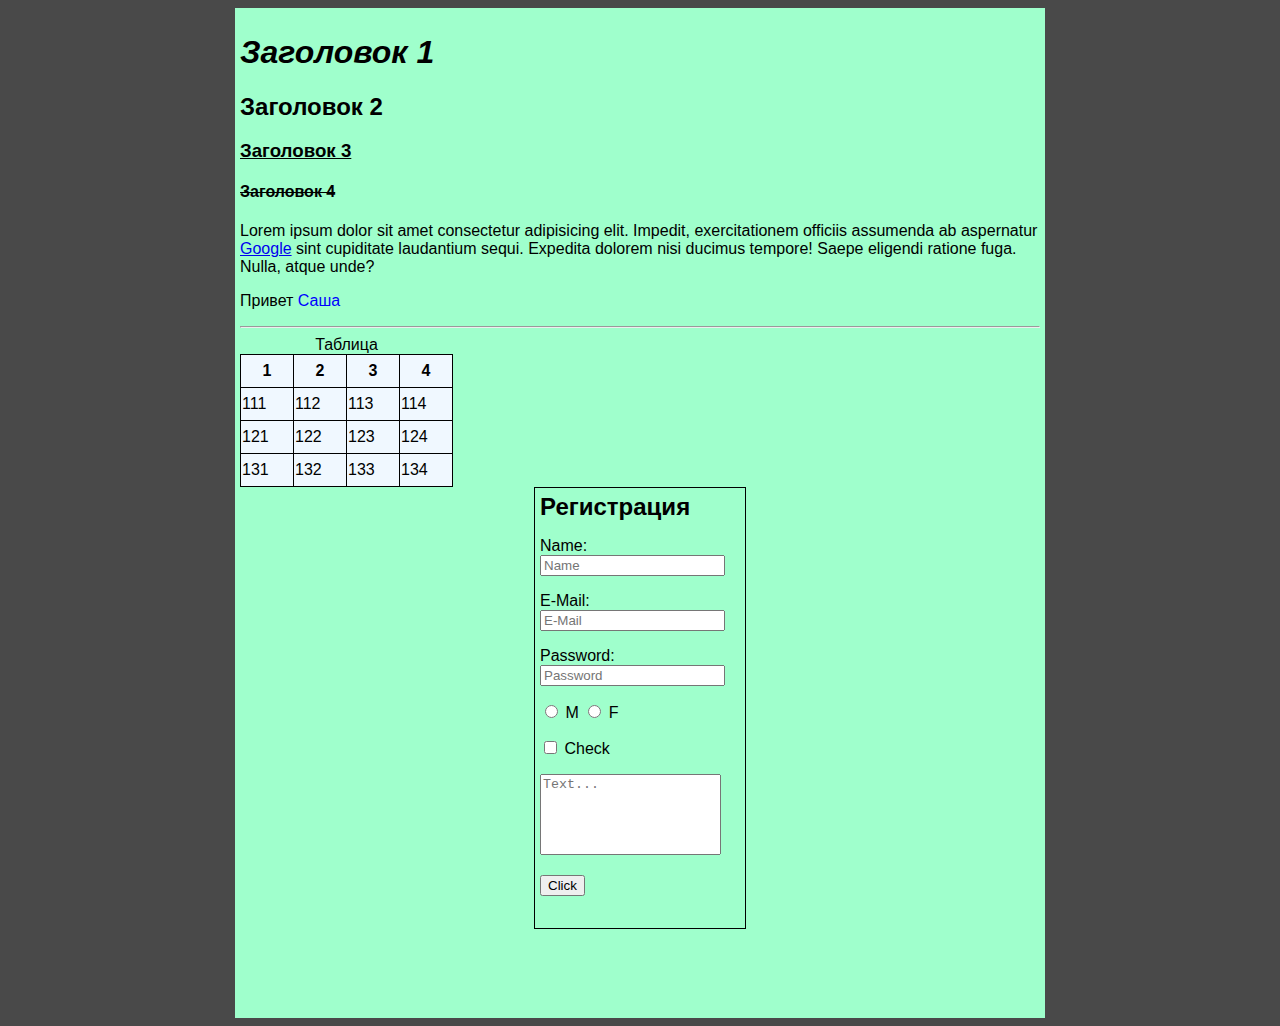
<file: index.html>
<!DOCTYPE html>
<html lang="ru">

<head>
    <meta charset="UTF-8">
    <meta http-equiv="X-UA-Compatible" content="IE=edge">
    <meta name="viewport" content="width=device-width, initial-scale=1.0">
    <title>Document</title>
    <meta name="description" content="Описание" />
    <link rel="stylesheet" href="css/style.css">
</head>

<body>
    <!--<script src="js/script.js"></script>-->
    <div>
        <h1>Заголовок 1</h1>
        <h2>Заголовок 2</h2>
        <h3>Заголовок 3</h3>
        <h4>Заголовок 4</h4>
        <p>Lorem ipsum dolor sit amet consectetur adipisicing elit.
            Impedit, exercitationem officiis assumenda ab aspernatur <a href="https://www.google.com/"
                target="_blank">Google</a>
            sint cupiditate laudantium sequi. Expedita dolorem nisi
            ducimus tempore! Saepe eligendi ratione fuga. Nulla, atque unde?
        </p>
        <p>Привет <span>Саша</span></p>
        <hr>
        <table>
            <caption>Таблица</caption>
            <tr>
                <th>1</th>
                <th>2</th>
                <th>3</th>
                <th>4</th>
            </tr>
            <tr>
                <td>111</td>
                <td>112</td>
                <td>113</td>
                <td>114</td>
            </tr>
            <tr>
                <td>121</td>
                <td>122</td>
                <td>123</td>
                <td>124</td>
            </tr>
            <tr>
                <td>131</td>
                <td>132</td>
                <td>133</td>
                <td>134</td>
            </tr>
        </table>
        <div class="Forma">
            <h2>Регистрация</h2>
            <form>
                <p>
                    <label>Name:</label>
                    <br>
                    <input name="name" placeholder="Name">
                </p>
                <p>
                    <label>E-Mail:</label>
                    <br>
                    <input name="email" type="email" placeholder="E-Mail">
                </p>
                <p>
                    <label>Password:</label>
                    <br>
                    <input name="pass" type="password" placeholder="Password">
                </p>
                <p>
                    <input name="gen" type="radio">
                    <label>M</label>
                    <input name="gen" type="radio">
                    <label>F</label>
                </p>
                <p>
                    <input name="check" type="checkbox">
                    <label>Check</label>
                </p>
                <p>
                    <textarea name="text" cols="20" rows="5" placeholder="Text..."></textarea>
                </p>
                <p>
                    <input name="button" type="submit" value="Click">
                </p>
            </form>
        </div>
    </div>
</body>

</html>
</file>
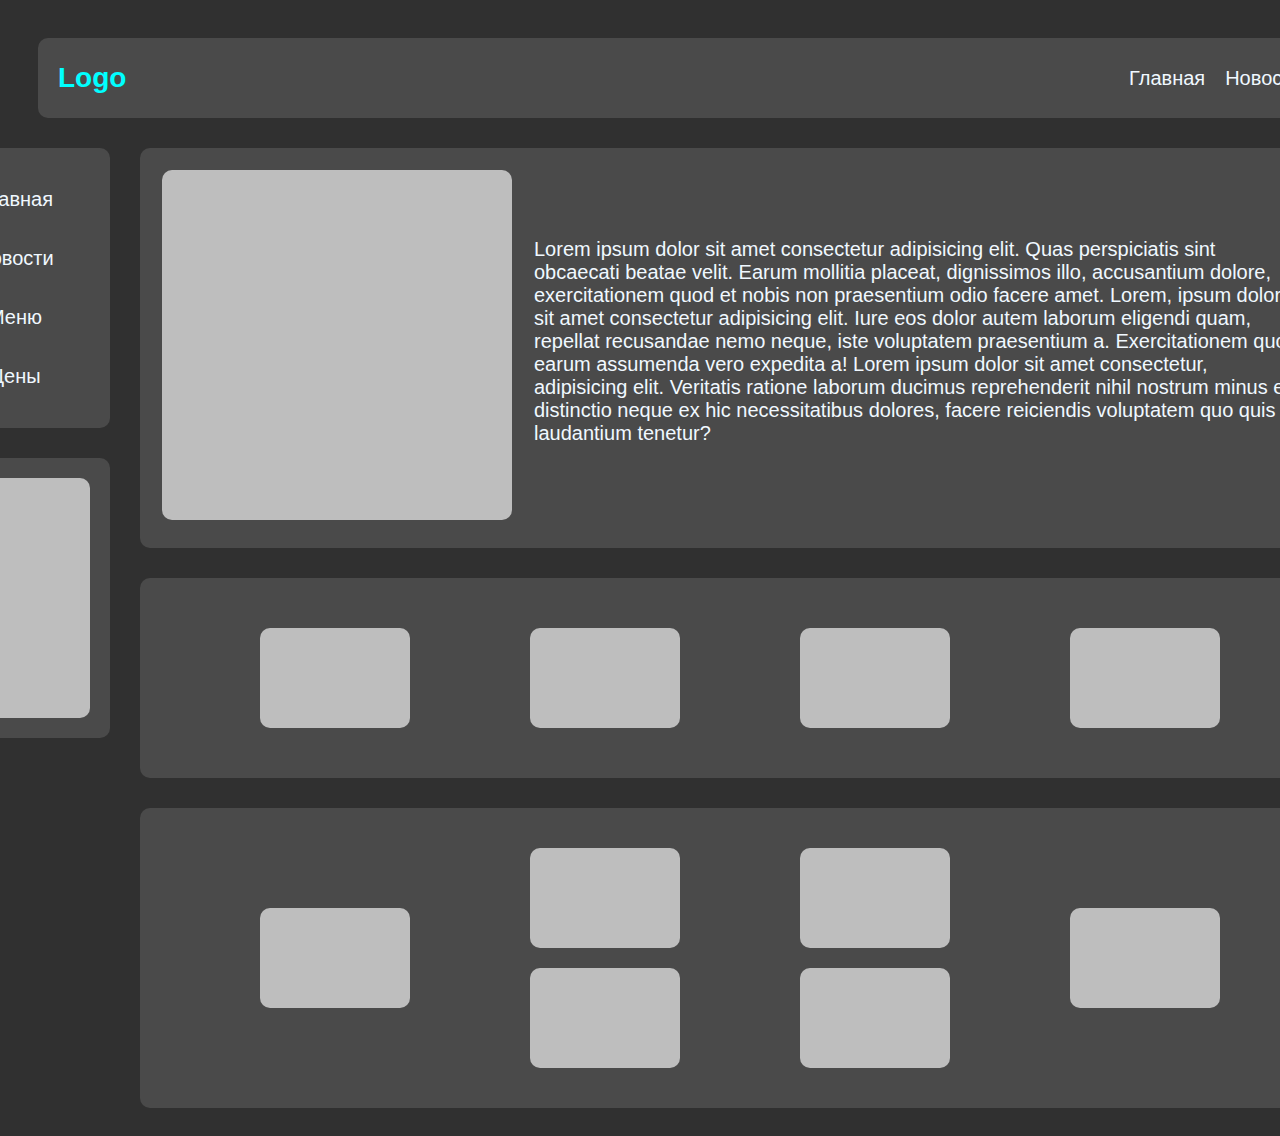
<file: 2/index.html>
<!DOCTYPE html>

<html lang="ru">
<head>
    <meta charset="UTF-8">
    <meta http-equiv="X-UA-Compatible" content="IE=edge">
    <meta name="viewport" content="width=device-width, initial-scale=1.0">
    <title>Site</title>
    <meta name="description" content="Описание" />
    <link rel="stylesheet" href="css/style.css">
</head>
<body>
    <div class="container">
        <header>
            <span class="logo">Logo</span>
            <nav>
                <ul class="head_nav">
                    <li>Главная</li>
                    <li>Новости</li>
                    <li>Меню</li>
                    <li>Цены</li>
                </ul>
            </nav>
        </header>
        <main>
            <aside>
                <nav class="aside">
                    <ul class="aside_nav">
                        <li>Главная</li>
                        <li>Новости</li>
                        <li>Меню</li>
                        <li>Цены</li>
                    </ul>
                </nav>
                <nav class="aside">
                    <div class="pic_1"></div>
                </nav>
            </aside>
            <article>
                <section class="block_1">
                    <div class="pic_2"></div>
                    <div class="text">
                        <p>Lorem ipsum dolor sit amet consectetur adipisicing elit.
                            Quas perspiciatis sint obcaecati beatae velit. Earum mollitia placeat,
                            dignissimos illo, accusantium dolore, exercitationem quod et nobis non
                            praesentium odio facere amet. Lorem, ipsum dolor sit amet consectetur
                            adipisicing elit. Iure eos dolor autem laborum eligendi quam, repellat
                            recusandae nemo neque, iste voluptatem praesentium a. Exercitationem
                            quo earum assumenda vero expedita a! Lorem ipsum dolor sit amet consectetur,
                            adipisicing elit. Veritatis ratione laborum ducimus reprehenderit nihil
                            nostrum minus est distinctio neque ex hic necessitatibus dolores, facere
                            reiciendis voluptatem quo quis laudantium tenetur?</p>
                    </div>
                </section>
                <section class="block_2">
                    <div class="pic_3"></div>
                    <div class="pic_3"></div>
                    <div class="pic_3"></div>
                    <div class="pic_3"></div>
                </section>
                <section class="block_3">
                    <div class="pic_3"></div>
                    <div class="pic_3_wrap">
                        <div class="pic_3"></div>
                        <div class="pic_3"></div>
                        <div class="pic_3"></div>
                        <div class="pic_3"></div>
                    </div>
                    <div class="pic_3"></div>
                </section>
            </article>
        </main>
    </div>
</body>
</html>
</file>
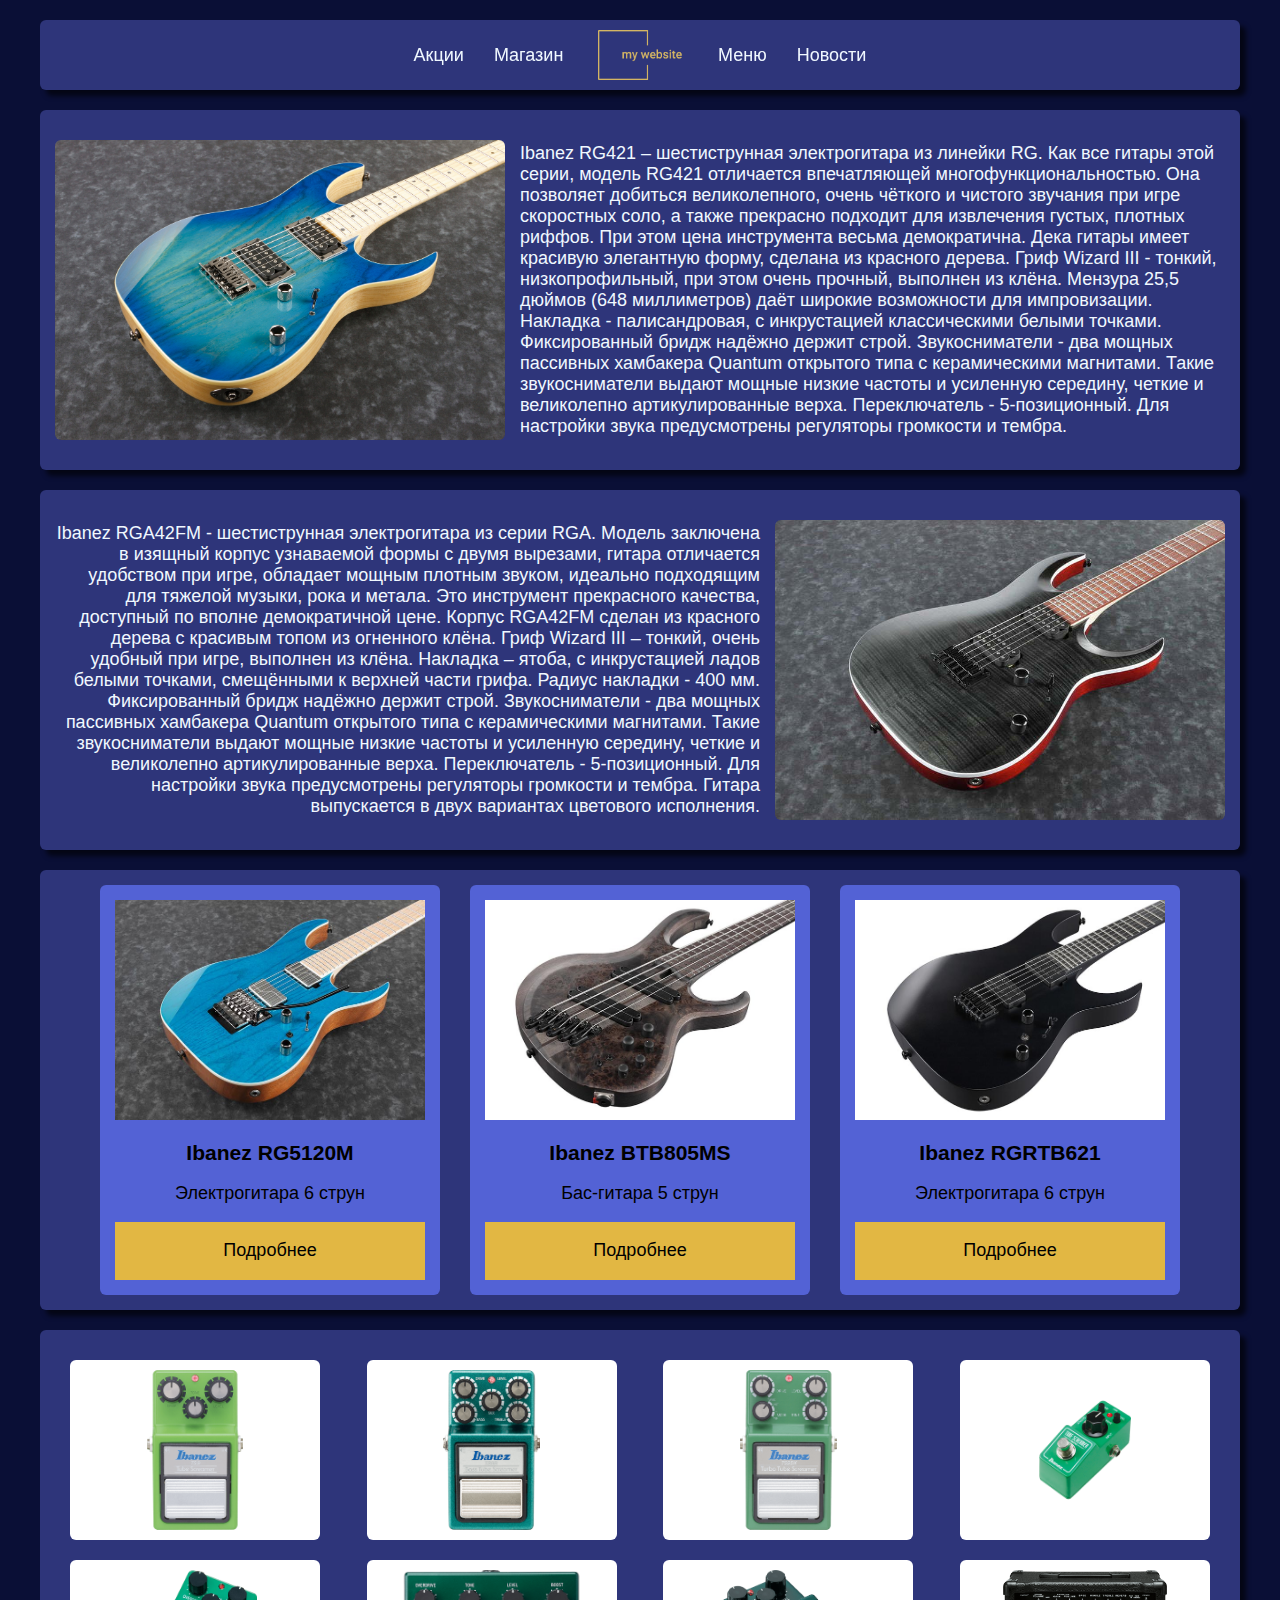
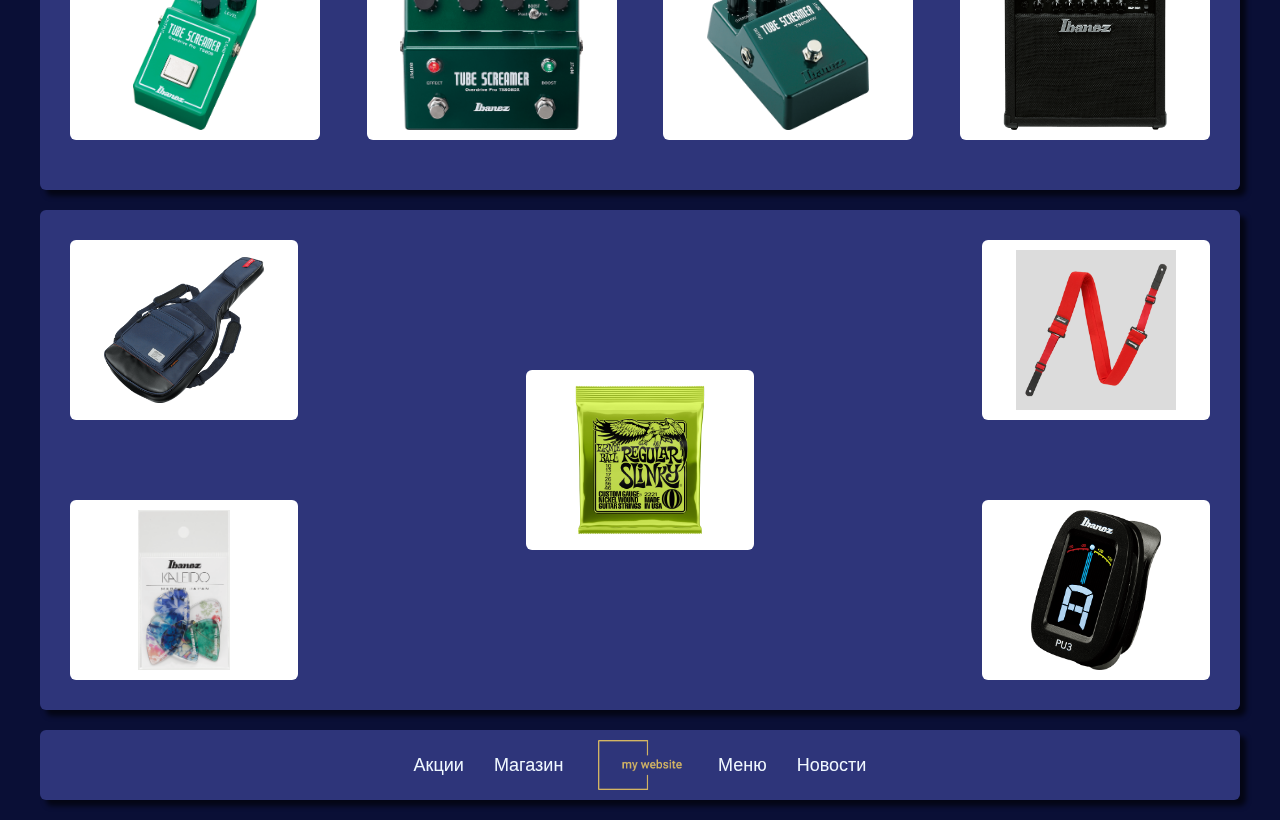
<file: 3/index.html>
<!DOCTYPE html>

<html lang="ru">

<head>
    <meta charset="UTF-8">
    <meta http-equiv="X-UA-Compatible" content="IE=edge">
    <meta name="viewport" content="width=device-width, initial-scale=1.0">
    <title>Site</title>
    <meta name="description" content="Описание" />
    <link rel="stylesheet" href="css/style.css">
</head>

<body>
    <div class="container">
        <header class="bg header">
            <nav class="header_nav">
                <a class="header_nav_item" href="">Акции</a>
                <a class="header_nav_item" href="">Магазин</a>
                <img class="header_nav_item header_logo" src="img/logo.png" alt="Logo"></img>
                <a class="header_nav_item" href="">Меню</a>
                <a class="header_nav_item" href="">Новости</a>
            </nav>
        </header>
        <main>
            <section class="info">
                <div class="bg info_item info_one">
                    <img class="info_img" src="img/RG421AHM.jpg" alt="Image"></img>
                    <p class="info_text-one">
                        Ibanez RG421 – шестиструнная электрогитара из линейки RG. Как все гитары этой серии, модель
                        RG421 отличается
                        впечатляющей многофункциональностью. Она позволяет добиться великолепного, очень чёткого и
                        чистого звучания при игре
                        скоростных соло, а также прекрасно подходит для извлечения густых, плотных риффов. При этом цена
                        инструмента весьма
                        демократична. Дека гитары имеет красивую элегантную форму, сделана из красного дерева. Гриф
                        Wizard III - тонкий,
                        низкопрофильный, при этом очень прочный, выполнен из клёна. Мензура 25,5 дюймов (648
                        миллиметров) даёт широкие
                        возможности для импровизации. Накладка - палисандровая, с инкрустацией классическими белыми
                        точками. Фиксированный бридж
                        надёжно держит строй. Звукосниматели - два мощных пассивных хамбакера Quantum открытого типа c
                        керамическими магнитами.
                        Такие звукосниматели выдают мощные низкие частоты и усиленную середину, четкие и великолепно
                        артикулированные верха.
                        Переключатель - 5-позиционный. Для настройки звука предусмотрены регуляторы громкости и тембра.
                    </p>
                </div>
                <div class="bg info_item info_two">
                    <img class="info_img" src="img/rga42fm.jpg" alt="Image"></img>
                    <p class="info_text-two">
                        Ibanez RGA42FM - шестиструнная электрогитара из серии RGA. Модель заключена в изящный корпус
                        узнаваемой формы с
                        двумя вырезами, гитара отличается удобством при игре, обладает мощным плотным звуком, идеально
                        подходящим для тяжелой
                        музыки, рока и метала. Это инструмент прекрасного качества, доступный по вполне демократичной
                        цене. Корпус RGA42FM
                        сделан из красного дерева с красивым топом из огненного клёна. Гриф Wizard III – тонкий, очень
                        удобный при игре,
                        выполнен из клёна. Накладка – ятоба, с инкрустацией ладов белыми точками, смещёнными к верхней
                        части грифа. Радиус
                        накладки - 400 мм. Фиксированный бридж надёжно держит строй. Звукосниматели - два мощных
                        пассивных хамбакера Quantum
                        открытого типа c керамическими магнитами. Такие звукосниматели выдают мощные низкие частоты и
                        усиленную середину, четкие
                        и великолепно артикулированные верха. Переключатель - 5-позиционный. Для настройки звука
                        предусмотрены регуляторы
                        громкости и тембра. Гитара выпускается в двух вариантах цветового исполнения.
                    </p>
                </div>
            </section>
            <section class="bg price">
                <div class="price_item">
                    <img class="price_img" src="img/RG5120M.jpg"></img>
                    <h3 class="price_title">Ibanez RG5120M</h3>
                    <p class="price_text">Электрогитара 6 струн</p>
                    <a href="#" class="price_btn">Подробнее</a>
                </div>
                <div class="price_item">
                    <img class="price_img" src="img/BTB805MS.jpg"></img>
                    <h3 class="price_title">Ibanez BTB805MS</h3>
                    <p class="price_text">Бас-гитара 5 струн</p>
                    <a href="#" class="price_btn">Подробнее</a>
                </div>
                <div class="price_item">
                    <img class="price_img" src="img/RGRTB621.jpg"></img>
                    <h3 class="price_title">Ibanez RGRTB621</h3>
                    <p class="price_text">Электрогитара 6 струн</p>
                    <a href="#" class="price_btn">Подробнее</a>
                </div>
            </section>
            <section class="bg cart">
                <div class="cart_item"><img class="cart_item_img" src="img/TS9.png"></img></div>
                <div class="cart_item"><img class="cart_item_img" src="img/TS9B.png"></img></div>
                <div class="cart_item"><img class="cart_item_img" src="img/TS9DX.png"></img></div>
                <div class="cart_item"><img class="cart_item_img" src="img/TSMINI.png"></img></div>
                <div class="cart_item"><img class="cart_item_img" src="img/TS808.png"></img></div>
                <div class="cart_item"><img class="cart_item_img" src="img/TS808DX.png"></img></div>
                <div class="cart_item"><img class="cart_item_img" src="img/TS808HW.png"></img></div>
                <div class="cart_item"><img class="cart_item_img" src="img/IBZ15GR.png"></img></div>
            </section>
            <section class="bg section_display">
                <div class="one cart_item"><img class="cart_item_img" src="img/IGB561.png"></img></div>
                <div class="two cart_item"><img class="cart_item_img" src="img/strap.png"></img></div>
                <div class="three cart_item"><img class="cart_item_img" src="img/PCP14H.png"></img></div>
                <div class="four cart_item"><img class="cart_item_img" src="img/PU3.png"></img></div>
                <div class="five cart_item"><img class="cart_item_img" src="img/P02221.png"></img></div>
            </section>
            <footer class="bg header">
                <nav class="header_nav">
                    <a class="header_nav_item" href="">Акции</a>
                    <a class="header_nav_item" href="">Магазин</a>
                    <img class="header_nav_item header_logo" src="img/logo.png" alt="Logo"></img>
                    <a class="header_nav_item" href="">Меню</a>
                    <a class="header_nav_item" href="">Новости</a>
                </nav>
            </footer>
        </main>
    </div>
</body>

</html>
</file>
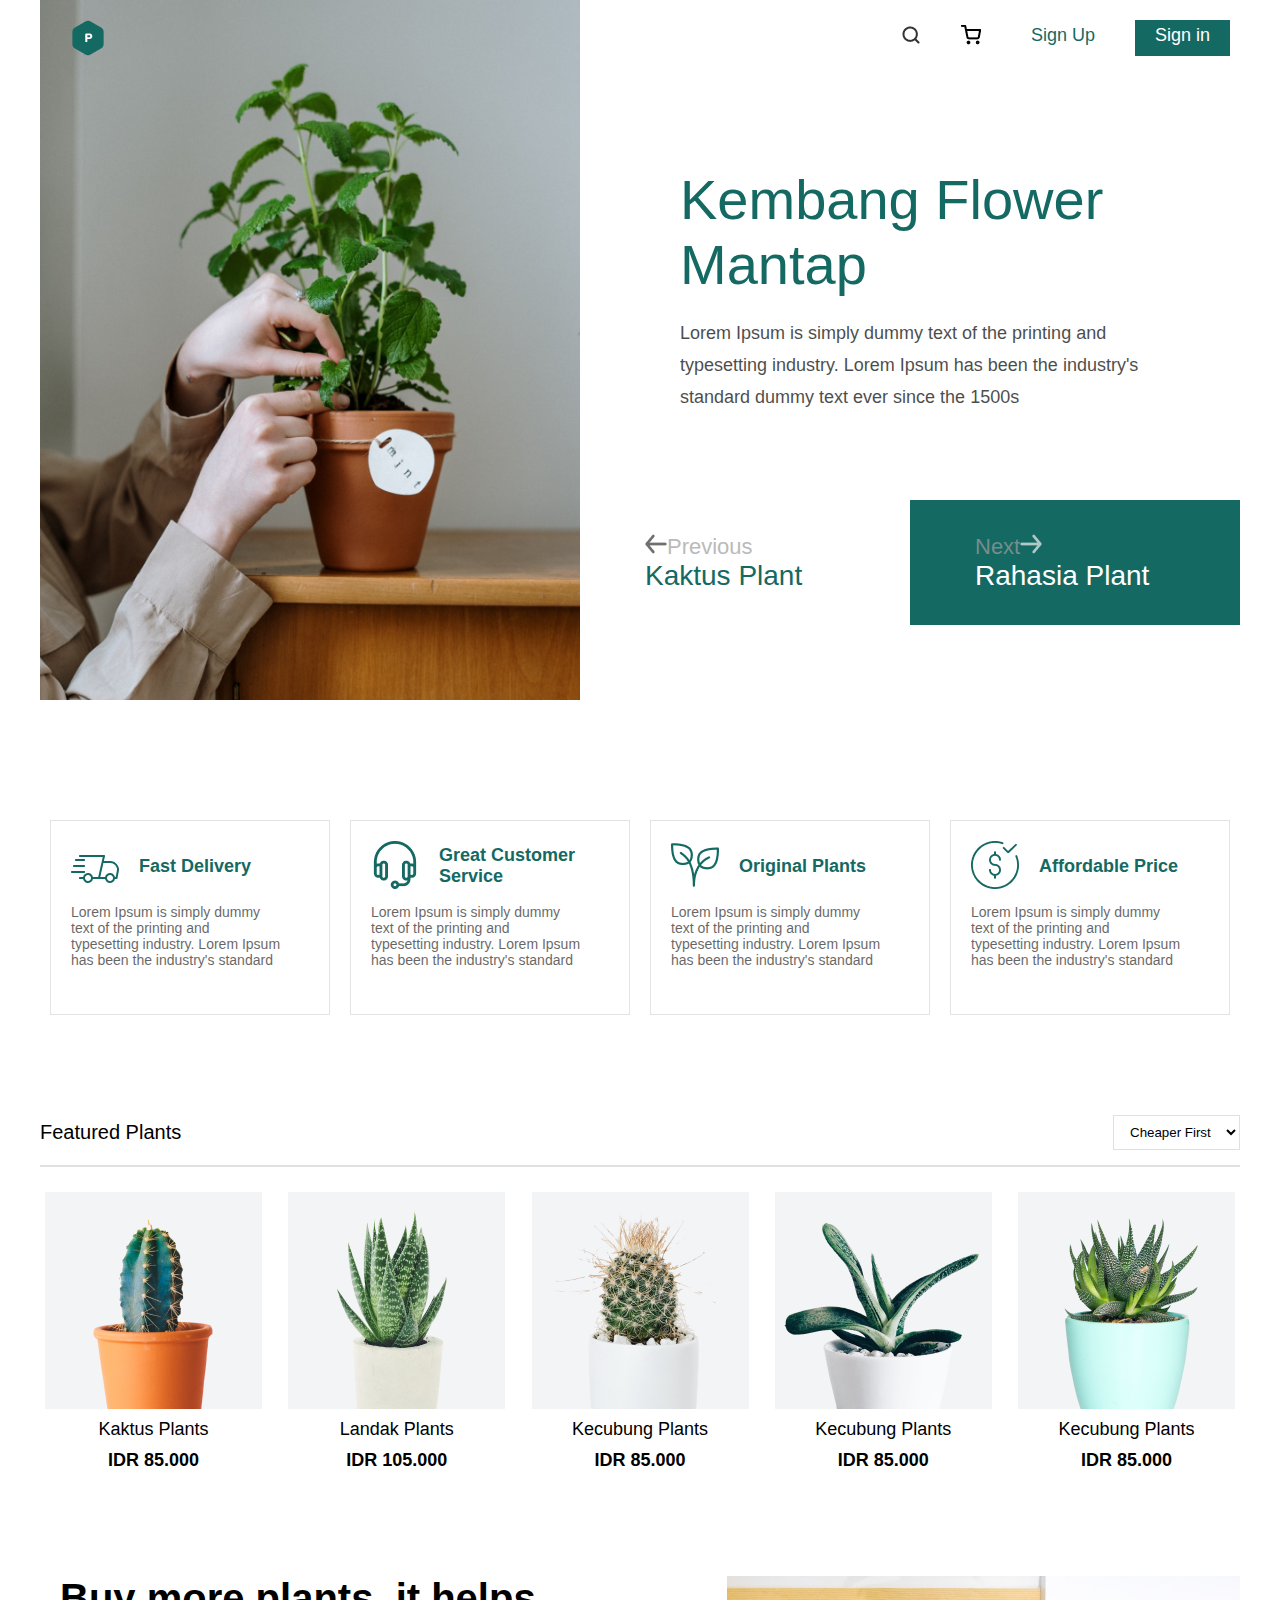
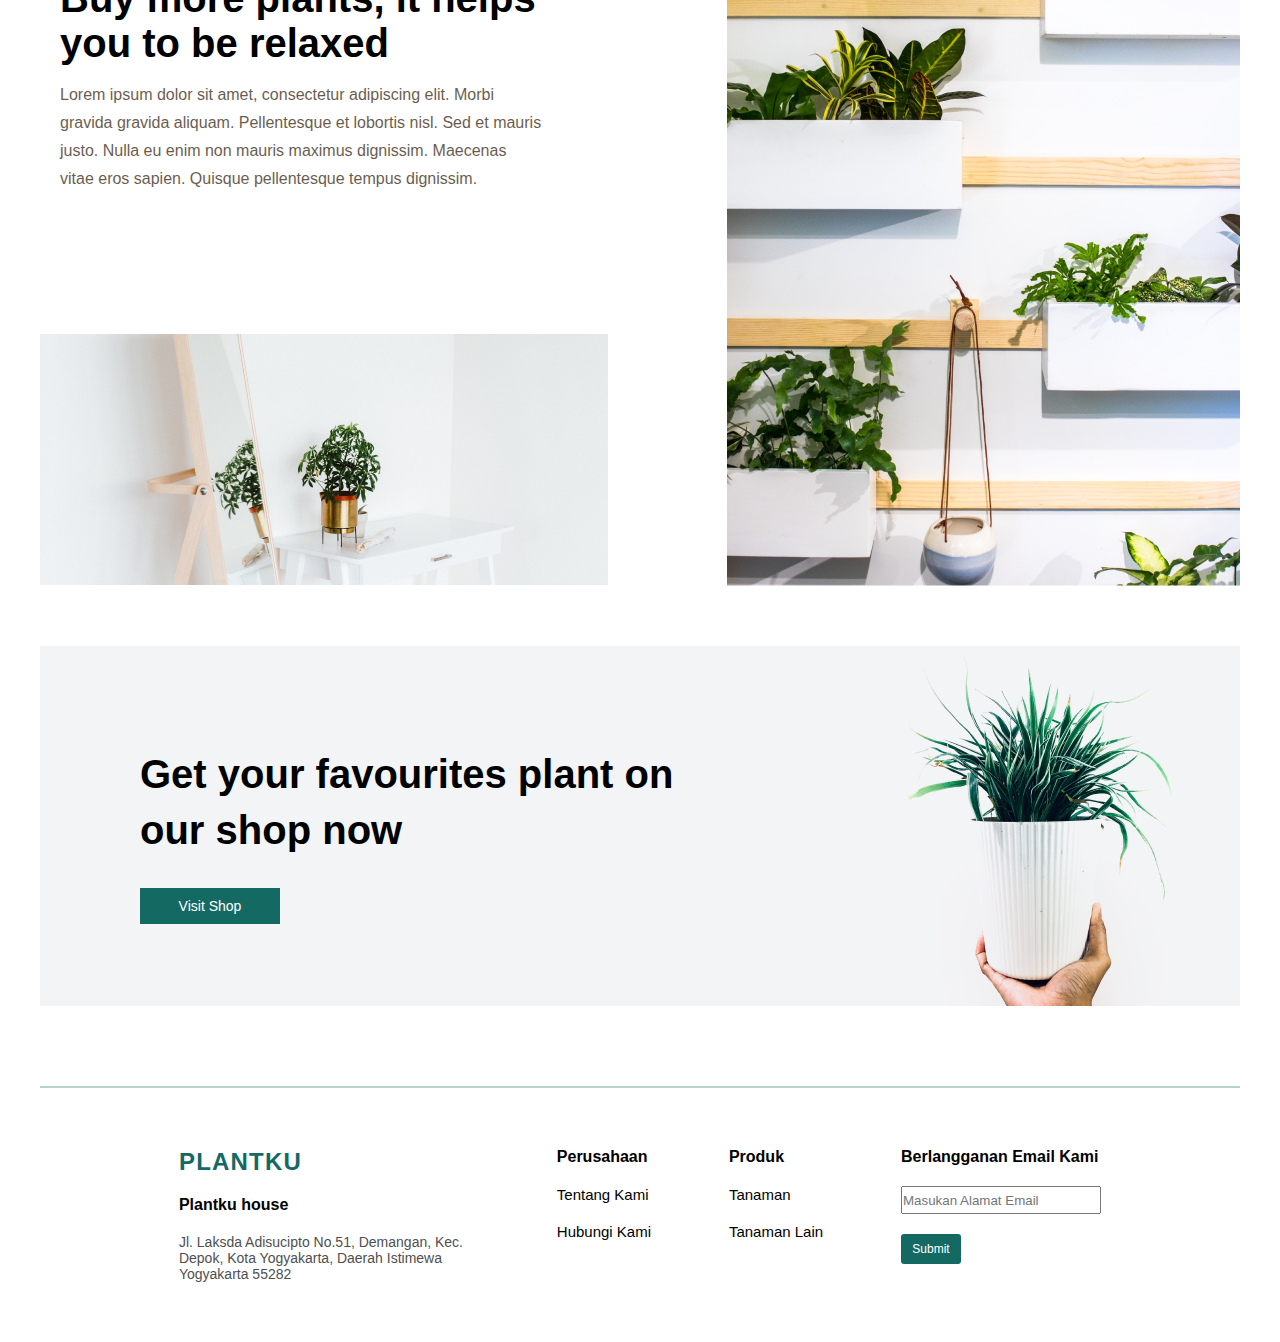
<file: 4/index.html>
<!DOCTYPE html>

<html lang="ru">

<head>
    <meta charset="UTF-8">
    <meta http-equiv="X-UA-Compatible" content="IE=edge">
    <meta name="viewport" content="width=device-width, initial-scale=1.0">
    <title>Site</title>
    <meta name="description" content="Описание" />
    <link rel="stylesheet" href="css/style.css">
</head>

<body>
    <div class="container">
        <div class="main">
            <header class="nav">
                <img class="nav_el logo" src="img/Group 5.png"></img>
                <nav class="nav_el_right">
                    <img class="nav_el search" src="img/search 1.png"></img>
                    <img class="nav_el cart" src="img/shopping-cart 1.png"></img>
                    <div class="nav_el signup">Sign Up</div>
                    <div class="nav_el signin">Sign in</div>
                </nav>
            </header>
            <img class="big_img" src="img/pexels-cottonbro-4503751 1(3).png">
            <div class="right_side">
                <div class="info">
                    <h2 class="info_title">Kembang Flower Mantap</h2>
                    <p class="info_text">Lorem Ipsum is simply dummy text of the printing
                        and typesetting industry. Lorem Ipsum has been the industry's
                        standard dummy text ever since the 1500s
                    </p>
                </div>
                <div class="right_buttons">
                    <div class="button prev">
                        <p><img src="img/Vector-1.png">Previous</p>
                        <h3>Kaktus Plant</h3>
                    </div>
                    <div class="button next">
                        <p>Next<img src="img/Vector.png"></p>
                        <h3>Rahasia Plant</h3>
                    </div>
                </div>
            </div>
        </div>
        <div class="inf_cards">
            <div class="card">
                <img src="img/fast 1.png">
                <h4>Fast Delivery</h4>
                <p>Lorem Ipsum is simply dummy text
                    of the printing and typesetting industry.
                    Lorem Ipsum has been the industry's
                    standard
                </p>
            </div>
            <div class="card">
                <img src="img/headphones 1.png">
                <h4>Great Customer Service</h4>
                <p>Lorem Ipsum is simply dummy text
                    of the printing and typesetting industry.
                    Lorem Ipsum has been the industry's
                    standard
                </p>
            </div>
            <div class="card">
                <img src="img/plant 1.png">
                <h4>Original Plants</h4>
                <p>Lorem Ipsum is simply dummy text
                    of the printing and typesetting industry.
                    Lorem Ipsum has been the industry's
                    standard
                </p>
            </div>
            <div class="card">
                <img src="img/dollar-symbol 1.png">
                <h4>Affordable Price</h4>
                <p>Lorem Ipsum is simply dummy text
                    of the printing and typesetting industry.
                    Lorem Ipsum has been the industry's
                    standard
                </p>
            </div>
        </div>
        <div class="plants_page">
            <div class="plants_page_head">
                <h4>Featured Plants</h4>
                <select name="select">
                    <option value="value1" selected>Cheaper First</option>
                </select>
            </div>
            <hr class="hr_1">
            <div class="plants_page_cards">
                <div class="plant_card">
                    <div class="plant_card_img">
                        <img src="img/annie-spratt-fbAnIjhrOL4-unsplash 1.png">
                    </div>
                    <p class="plant_card_title">Kaktus Plants</p>
                    <p class="plant_card_price">IDR 85.000</p>
                </div>
                <div class="plant_card">
                    <div class="plant_card_img">
                        <img src="img/stephanie-harvey-T0inbt7nRME-unsplash 1.png">
                    </div>
                    <p class="plant_card_title">Landak Plants</p>
                    <p class="plant_card_price">IDR 105.000</p>
                </div>
                <div class="plant_card">
                    <div class="plant_card_img">
                        <img src="img/stephanie-harvey-wDhLrN9FAAM-unsplash 1.png">
                    </div>
                    <p class="plant_card_title">Kecubung Plants</p>
                    <p class="plant_card_price">IDR 85.000</p>
                </div>
                <div class="plant_card">
                    <div class="plant_card_img">
                        <img src="img/stephanie-harvey-vHkj3fX9wCk-unsplash (1) 1.png">
                    </div>
                    <p class="plant_card_title">Kecubung Plants</p>
                    <p class="plant_card_price">IDR 85.000</p>
                </div>
                <div class="plant_card">
                    <div class="plant_card_img">
                        <img src="img/galina-n-miziNqvJx5M-unsplash 1.png">
                    </div>
                    <p class="plant_card_title">Kecubung Plants</p>
                    <p class="plant_card_price">IDR 85.000</p>
                </div>
            </div>
        </div>
        <div class="text_page">
            <div class="text_page_info">
                <h2 class="text_page_title">Buy more plants, it helps you to be relaxed</h2>
                <p class="text_page_text">Lorem ipsum dolor sit amet, consectetur adipiscing elit. Morbi gravida gravida
                    aliquam. Pellentesque et lobortis nisl. Sed et mauris justo. Nulla eu enim non mauris maximus
                    dignissim. Maecenas vitae eros sapien. Quisque pellentesque tempus dignissim.
                </p>
                <img class="img_2" src="img/liana-mikah-8tJxjQWTyNA-unsplash 1.png">
            </div>
            <img class="img_1" src="img/jason-leung-r5pPYI6lEpA-unsplash 1.png">
        </div>
        <div class="visit_adv">
            <div class="visit_adv_info">
                <h2 class="visit_adv_title">Get your favourites plant on our shop now</h2>
                <div class="visit_adv_btn">Visit Shop</div>
            </div>
            <div class="visit_adv_img">
                <img src="img/sanni-sahil-Y71kWrdt14k-unsplash 1.png">
            </div>
        </div>
        <hr class="hr_2">
        <div class="footer">
            <div class="footer_elements first">
                <h5>PLANTKU</h5>
                <h6>Plantku house</h6>
                <p>Jl. Laksda Adisucipto No.51, Demangan, Kec. Depok, Kota Yogyakarta, Daerah Istimewa Yogyakarta 55282
                </p>
            </div>
            <div class="footer_elements second">
                <h6>Perusahaan</h6>
                <p>Tentang Kami</p>
                <p>Hubungi Kami</p>
            </div>
            <div class="footer_elements second">
                <h6>Produk</h6>
                <p>Tanaman</p>
                <p>Tanaman Lain</p>
            </div>
            <div class="footer_elements third">
                <h6>Berlangganan Email Kami</h6>
                <form>
                    <input type="email" placeholder="Masukan Alamat Email">
                </form>
                <div class="third_btn">Submit</div>
            </div>
        </div>
    </div>
</body>

</html>
</file>
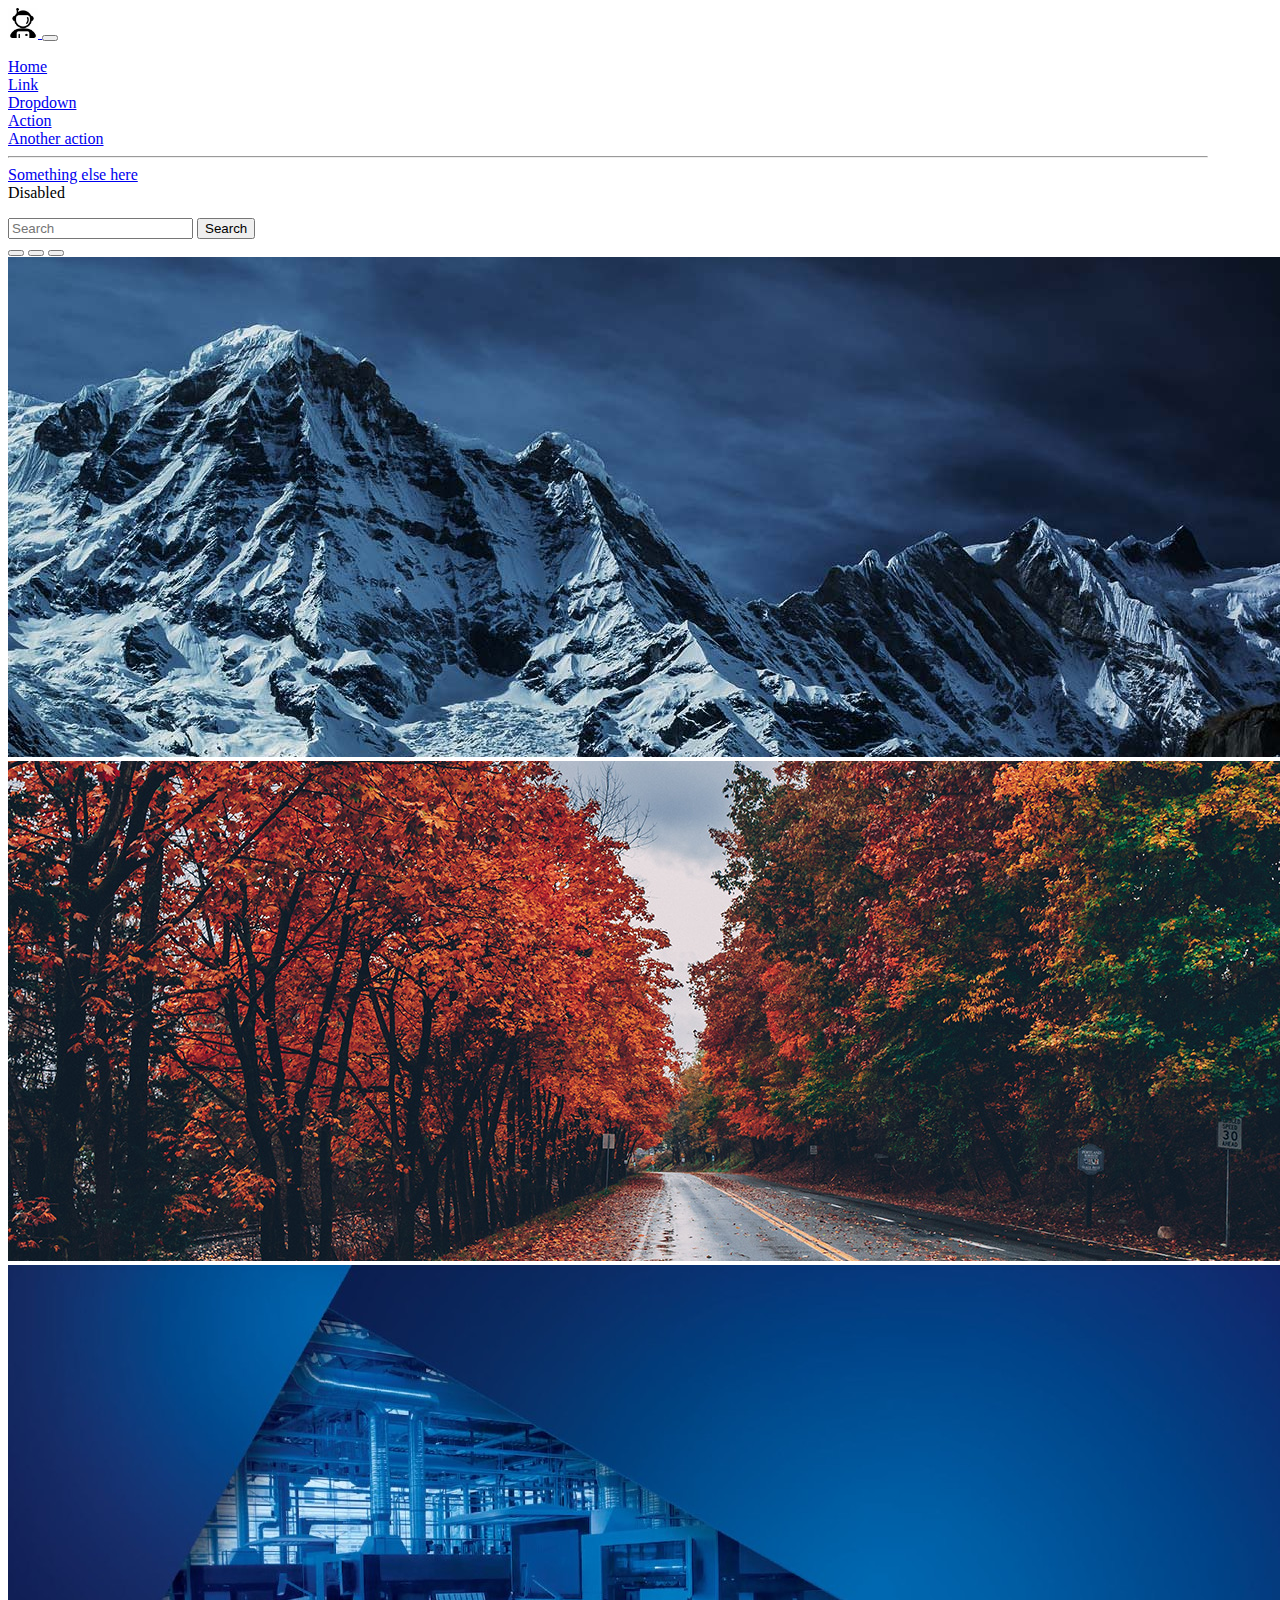
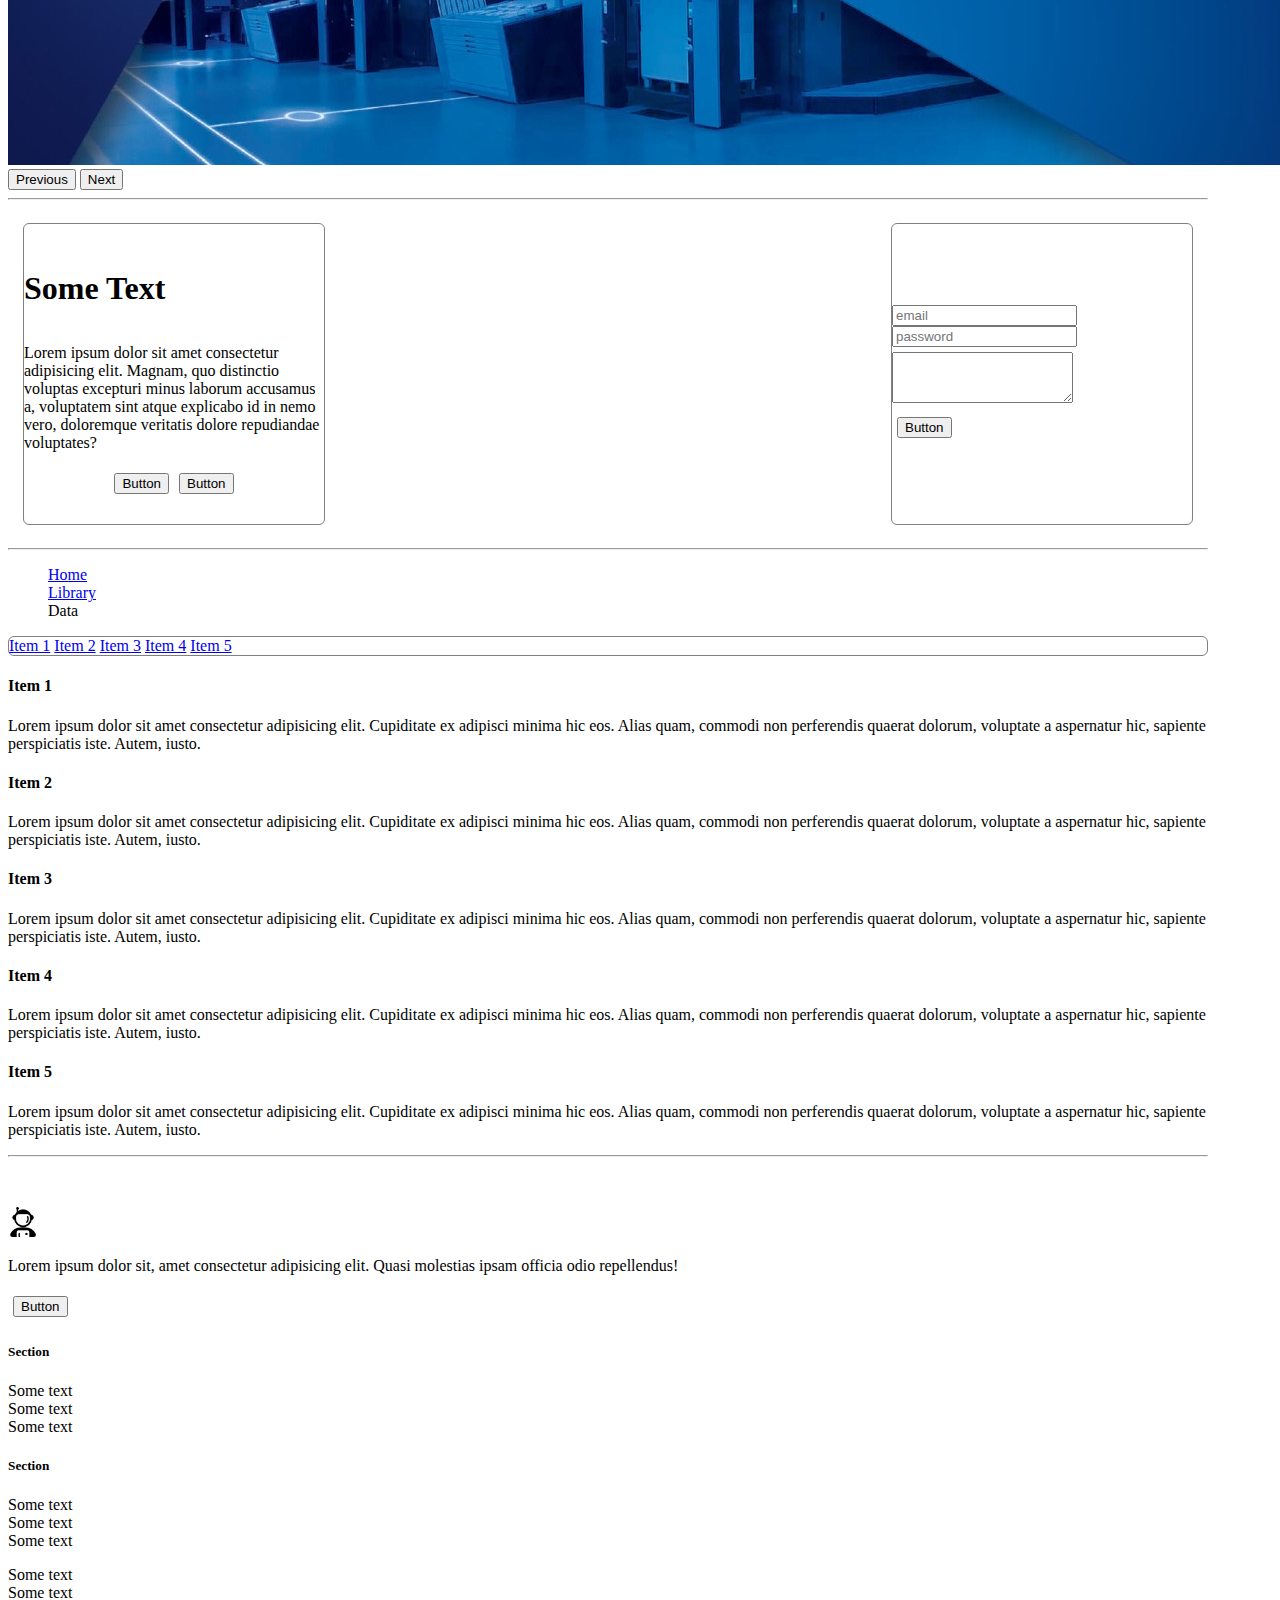
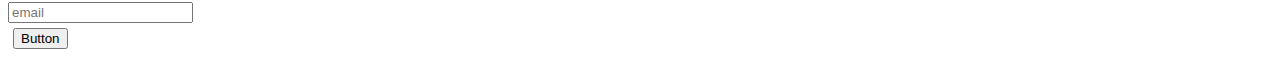
<file: 6/index.html>
<!doctype html>
<html lang="en">

<head>
    <meta charset="utf-8">
    <meta name="viewport" content="width=device-width, initial-scale=1">
    <title>Bootstrap demo</title>
    <link href="https://cdn.jsdelivr.net/npm/bootstrap@5.2.3/dist/css/bootstrap.min.css" rel="stylesheet"
        integrity="sha384-rbsA2VBKQhggwzxH7pPCaAqO46MgnOM80zW1RWuH61DGLwZJEdK2Kadq2F9CUG65" crossorigin="anonymous">
    <link rel="stylesheet" href="css/style.css">
</head>

<body>
    <div class="container">
        <nav class="navbar navbar-expand-lg sticky-top bg-light">
            <div class="container-fluid">
                <a class="navbar-brand" href="#">
                    <img src="img/user_astronaut_sign_icon_flat_contrast_black_white_sketch_6923675.jpg" alt="Bootstrap" width="30" height="30">
                </a>
                <button class="navbar-toggler" type="button" data-bs-toggle="collapse"
                    data-bs-target="#navbarSupportedContent" aria-controls="navbarSupportedContent"
                    aria-expanded="false" aria-label="Toggle navigation">
                    <span class="navbar-toggler-icon"></span>
                </button>
                <div class="collapse navbar-collapse" id="navbarSupportedContent">
                    <ul class="navbar-nav me-auto mb-2 mb-lg-0">
                        <li class="nav-item">
                            <a class="nav-link active" aria-current="page" href="#">Home</a>
                        </li>
                        <li class="nav-item">
                            <a class="nav-link" href="#">Link</a>
                        </li>
                        <li class="nav-item dropdown">
                            <a class="nav-link dropdown-toggle" href="#" role="button" data-bs-toggle="dropdown"
                                aria-expanded="false">
                                Dropdown
                            </a>
                            <ul class="dropdown-menu">
                                <li><a class="dropdown-item" href="#">Action</a></li>
                                <li><a class="dropdown-item" href="#">Another action</a></li>
                                <li>
                                    <hr class="dropdown-divider">
                                </li>
                                <li><a class="dropdown-item" href="#">Something else here</a></li>
                            </ul>
                        </li>
                        <li class="nav-item">
                            <a class="nav-link disabled">Disabled</a>
                        </li>
                    </ul>
                    <form class="d-flex" role="search">
                        <input class="form-control me-2" type="search" placeholder="Search" aria-label="Search">
                        <button class="btn btn-outline-success" type="submit">Search</button>
                    </form>
                </div>
            </div>
        </nav>
        <div id="carousel" class="carousel slide" data-bs-ride="true">
            <div class="carousel-indicators">
                <button type="button" data-bs-target="#carousel" data-bs-slide-to="0" class="active" aria-current="true"
                    aria-label="Slide 1"></button>
                <button type="button" data-bs-target="#carousel" data-bs-slide-to="1" aria-label="Slide 2"></button>
                <button type="button" data-bs-target="#carousel" data-bs-slide-to="2" aria-label="Slide 3"></button>
            </div>
            <div class="carousel-inner">
                <div class="carousel-item active">
                    <img src="img/banner-2.jpg" class="d-block w-100" alt="...">
                </div>
                <div class="carousel-item">
                    <img src="img/cycles.jpg" class="d-block w-100" alt="...">
                </div>
                <div class="carousel-item">
                    <img src="img/innovationweek-600px_IMAGE_RATIO_2_8.jpg" class="d-block w-100" alt="...">
                </div>
            </div>
            <button class="carousel-control-prev" type="button" data-bs-target="#carousel" data-bs-slide="prev">
                <span class="carousel-control-prev-icon" aria-hidden="true"></span>
                <span class="visually-hidden">Previous</span>
            </button>
            <button class="carousel-control-next" type="button" data-bs-target="#carousel" data-bs-slide="next">
                <span class="carousel-control-next-icon" aria-hidden="true"></span>
                <span class="visually-hidden">Next</span>
            </button>
        </div>
        <hr>
        <div class="forms-page">
            <div class="form">
                <h1>Some Text</h1>
                <p>Lorem ipsum dolor sit amet consectetur adipisicing elit. Magnam, quo distinctio voluptas excepturi
                    minus laborum accusamus a, voluptatem sint atque explicabo id in nemo vero, doloremque veritatis
                    dolore repudiandae voluptates?</p>
                <div class="form-buttons">
                    <div class="col-6">
                        <button type="button" class="btn btn-primary" id="form1-btn">Button</button>
                    </div>
                    <div class="col-6">
                        <button type="button" class="btn btn-primary" id="form1-btn">Button</button>
                    </div>
                </div>
            </div>
            <div class="form">
                <form>
                    <div class="row">
                        <div class="col">
                            <input type="email" class="form-control" id="InputEmail1" placeholder="email">
                        </div>
                        <div class="col">
                            <input type="password" class="form-control" id="InputPassword1" placeholder="password">
                        </div>
                    </div>
                    <div class="col">
                        <textarea class="form-control" id="FormControlTextarea1" rows="3"></textarea>
                    </div>
                    <div class="col-6">
                        <button type="button" class="btn btn-primary" id="form1-btn">Button</button>
                    </div>
                </form>
            </div>
        </div>
        <hr>
        <div class="info-page">
            <nav aria-label="breadcrumb">
                <ol class="breadcrumb">
                    <li class="breadcrumb-item"><a href="#">Home</a></li>
                    <li class="breadcrumb-item"><a href="#">Library</a></li>
                    <li class="breadcrumb-item active" aria-current="page">Data</li>
                </ol>
            </nav>
            <div class="row">
                <div class="col-4">
                    <div id="simple-list-example"
                        class="d-flex flex-column gap-2 simple-list-example-scrollspy text-center">
                        <a class="p-1 rounded" href="#simple-list-item-1">Item 1</a>
                        <a class="p-1 rounded" href="#simple-list-item-2">Item 2</a>
                        <a class="p-1 rounded" href="#simple-list-item-3">Item 3</a>
                        <a class="p-1 rounded" href="#simple-list-item-4">Item 4</a>
                        <a class="p-1 rounded" href="#simple-list-item-5">Item 5</a>
                    </div>
                </div>
                <div class="col-8">
                    <div data-bs-spy="scroll" data-bs-target="#simple-list-example" data-bs-offset="0"
                        data-bs-smooth-scroll="true" class="scrollspy-example" tabindex="0">
                        <h4 id="simple-list-item-1">Item 1</h4>
                        <p>Lorem ipsum dolor sit amet consectetur adipisicing elit. Cupiditate ex adipisci minima hic
                            eos. Alias quam, commodi non perferendis quaerat dolorum, voluptate a aspernatur hic,
                            sapiente perspiciatis iste. Autem, iusto.</p>
                        <h4 id="simple-list-item-2">Item 2</h4>
                        <p>Lorem ipsum dolor sit amet consectetur adipisicing elit. Cupiditate ex adipisci minima hic
                            eos. Alias quam, commodi non perferendis quaerat dolorum, voluptate a aspernatur hic,
                            sapiente perspiciatis iste. Autem, iusto.</p>
                        <h4 id="simple-list-item-3">Item 3</h4>
                        <p>Lorem ipsum dolor sit amet consectetur adipisicing elit. Cupiditate ex adipisci minima hic
                            eos. Alias quam, commodi non perferendis quaerat dolorum, voluptate a aspernatur hic,
                            sapiente perspiciatis iste. Autem, iusto.</p>

                        <h4 id="simple-list-item-4">Item 4</h4>
                        <p>Lorem ipsum dolor sit amet consectetur adipisicing elit. Cupiditate ex adipisci minima hic
                            eos. Alias quam, commodi non perferendis quaerat dolorum, voluptate a aspernatur hic,
                            sapiente perspiciatis iste. Autem, iusto.</p>

                        <h4 id="simple-list-item-5">Item 5</h4>
                        <p>Lorem ipsum dolor sit amet consectetur adipisicing elit. Cupiditate ex adipisci minima hic
                            eos. Alias quam, commodi non perferendis quaerat dolorum, voluptate a aspernatur hic,
                            sapiente perspiciatis iste. Autem, iusto.</p>

                    </div>
                </div>
            </div>
        </div>
        <hr>
        <div class="footer">
            <div class="row">
                <div class="col" id="foot-col-1">
                    <img src="img/user_astronaut_sign_icon_flat_contrast_black_white_sketch_6923675.jpg" width="30" height="30">
                    <p>Lorem ipsum dolor sit, amet consectetur adipisicing elit. Quasi molestias ipsam officia odio repellendus!</p>
                    <button type="button" class="btn btn-primary" id="form1-btn">Button</button>
                </div>
                <div class="col">
                    <h5>Section</h5>
                    <ul>
                        <li>Some text</li>
                        <li>Some text</li>
                        <li>Some text</li>
                    </ul>
                </div>
                <div class="col">
                    <h5>Section</h5>
                    <ul>
                        <li>Some text</li>
                        <li>Some text</li>
                        <li>Some text</li>
                    </ul>
                </div>
                <div class="col">
                    <ul>
                        <li>Some text</li>
                        <li>Some text</li>
                        <div class="col-6">
                            <input type="email" class="form-control" id="InputEmail1" placeholder="email">
                        </div>
                        <div class="col-6">
                            <button type="button" class="btn btn-primary" id="form1-btn">Button</button>
                        </div>
                    </ul>

                </div>
            </div>
        </div>
    </div>
    <script src="https://cdn.jsdelivr.net/npm/bootstrap@5.2.3/dist/js/bootstrap.bundle.min.js"
        integrity="sha384-kenU1KFdBIe4zVF0s0G1M5b4hcpxyD9F7jL+jjXkk+Q2h455rYXK/7HAuoJl+0I4"
        crossorigin="anonymous"></script>
</body>

</html>
</file>
<file: css/style.css>
html{
    margin: 0;
    font-family: Arial;
}
body{
    background-color: rgb(73, 73, 73);
}
div{
    padding: 5px;
    width: 800px;
    height: 1000px;
    margin: auto;
    background-color: rgb(159, 255, 204);
}
.Forma{
    width: 200px;
    height: 430px;
    margin: auto;
    border: 1px solid black;
}
table{
    border-collapse: collapse;
}
th, td{
    border: solid 1px black;
    background-color: aliceblue;
    width: 50px;
    height: 30px;
}
h1{
    font-style: italic;
}
h2{
    margin: auto;
    font-weight: bold;
}
h3{
    text-decoration: underline;
}
h4{
    text-decoration: line-through;
}
span{
    color: blue;
}
hr{
    color: rgb(255, 0, 0);
}
form{
    margin: auto;
}
textarea{
    resize: none;
}
</file>
<file: 2/css/style.css>
html{
    margin: 30px 50px 20px 30px;
    font-family: Arial;
    font-size: 20px;
}
body{
    background-color: rgb(48, 48, 48);
}
header{
    padding: 0 20px 0 20px;
    display: flex;
    align-items: center;
    justify-content: space-between;
    background-color: rgb(74, 74, 74);
    height: 80px;
    width: 1400px;
    margin: auto;
    margin-bottom: 30px;
    border-radius: 10px;
}
main{
    display: flex;
    justify-content: center;
}
.logo{
    display: inline-block;
    font-size: 28px;
    font-weight: bold;
    color: aqua;
}
nav{
    margin: 0;
}
.head_nav{
    padding-left: 0;
    display: flex;
    list-style: none;
    justify-content: space-between;
    color: aliceblue;
}
.head_nav li{
    display: inline-block;
    margin: 0 10px 0 10px;
    padding: 0;
}
main{
    display: flex;
}
aside{
    display: flex;
    flex-direction: column;
}
.aside{
    display: flex;
    justify-content: center;
    align-items: center;
    background-color: rgb(74, 74, 74);
    height: 280px;
    width: 190px;
    margin-bottom: 30px;
    border-radius: 10px;
}
.aside_nav{
    padding-left: 0;
    display: flex;
    flex-direction:column;
    text-align: center;
    list-style: none;
    font-size: 20px;
    color: aliceblue;
}
.aside_nav li{
    display: inline-block;
    margin: 18px 0 18px 0;
    padding: 0;
}
article{
    display: flex;
    flex-direction: column;
}
.block_1{
    margin-left: 30px;
    width: 1200px;
    height: 400px;
    border-radius: 10px;
    background-color: rgb(74, 74, 74);
}
.pic_1{
    width: 150px;
    height: 240px;
    background-color: rgb(190, 190, 190);
    border-radius: 10px;
}
.pic_2{
    float: left;
    width: 350px;
    height: 350px;
    background-color: rgb(190, 190, 190);
    border-radius: 10px;
    margin: 22px;
}
.pic_3 {
    width: 150px;
    height: 100px;
    background-color: rgb(190, 190, 190);
    border-radius: 10px;
}
.text{
    margin-top: 50px;
    vertical-align: middle;
}
p{
    color: aliceblue;
    padding: 40px;
}
.block_2{
    display: flex;
    background-color: rgb(74, 74, 74);
    width: 1200px;
    height: 200px;
    margin: 30px;
    margin-right: 0;
    border-radius: 10px;
    justify-content: space-evenly;
    align-items: center;
}
.block_3 {
    display: flex;
    background-color: rgb(74, 74, 74);
    width: 1200px;
    height: 300px;
    margin-left: 30px;
    border-radius: 10px;
    justify-content: space-evenly;
    align-items: center;
}
.pic_3_wrap{
    width: 420px;
    height: 240px;
    display: flex;
    flex-wrap: wrap;
    justify-content: space-between;
    align-content: space-around;
}
</file>
<file: 3/css/style.css>
html{
    margin: 0;
    padding: 0;
    font-family: Helvetica;
    font-size: 18px;
    box-sizing: border-box;
    color: aliceblue;
}
body{
    background-color: #0A0F36;
}
.container{
    width: 100%;
    max-width: 1200px;
    margin: auto;
}
.bg{
    display: flex;
    border-radius: 6px;
    background-color: #2E357A;
    box-shadow: 6px 6px 5px 0px rgba(0, 0, 0, 0.62);
}
.header{
    height: 70px;
    margin: 20px 0;
    display: flex;
    justify-content: center;
    align-items: center;
    position: sticky;
    top: 15px;
}
.header_nav{
    display: flex;
    align-items: center;
}
.header_nav_item{
    text-decoration: none;
    color: aliceblue;
    margin: 0 15px;
}
.header_nav_item:hover{
    color:#e2b743;
}
.header_logo{
    height: 50px;
    border-radius: 6px;
    padding: 5px;
}
.header_logo:hover{
    background-color:#5362d5;
    cursor: pointer;
}
.info_item{
    padding: 15px;
    align-items: center;
}
.info_one{
    margin-bottom: 20px;
}
.info_two{
    flex-direction: row-reverse;
    margin-bottom: 20px;
}
.info_img{
    min-width: 450px;
    height: 300px;
    background-color: white;
    border-radius: 6px;
}
.info_text-one{
    margin-left: 15px;
}
.info_text-two{
    margin-right: 15px;
    text-align: right;
}
.price{
    justify-content: center;
    padding: 15px;
    margin-bottom: 20px;
}
.price_item{
    display: flex;
    flex-direction: column;
    justify-content: center;
    width: 310px;
    background-color: #5362d5;
    margin: 0 15px;
    padding: 15px;
    border-radius: 6px;
}
.price_img{
    width: 100%;
    height: 220px;
    background-color: white;
    cursor: pointer;
}
.price_title{
    color: black;
    text-align: center;
    margin-bottom: 0;
}
.price_text{
    color: black;
    text-align: center;
}
.price_btn{
    display: flex;
    height: 40px;
    width: 100%;
    justify-content: center;
    text-decoration: none;
    color: black;
    background-color: #e2b743;
    padding-top: 18px;
}
.price_btn:hover{
    background-color: #ffda75;
}
.cart{
    flex-wrap: wrap;
    justify-content: space-between;
    padding: 30px;
    margin-bottom: 20px;
}
.cart_item{
    display: flex;
    justify-content: center;
    align-items: center;
    width: 250px;
    height: 180px;
    background-color: white;
    border-radius: 6px;
    margin-bottom: 20px;
}
.cart_item:hover{
    cursor: pointer;
}
.cart_item_img{
    max-height: 160px;
}
.section_display{
    padding: 30px;
    height: 440px;
}
.one{
    position: static;
}
.two{
    position: relative;
    left: 684px;
}
.three{
    position: relative;
    top: 260px;
    right: 456px;
}
.four{
    position: relative;
    top: 260px;
    left: 228px;
}
.five{
    position: relative;
    top: 130px;
    right: 456px;
}
</file>
<file: 4/css/style.css>
*{
    margin: 0;
    padding: 0;
    box-sizing: border-box;
}
html{
    font-family: Arial;
    font-size: 18px;
}
.container{
    display: flex;
    flex-direction: column;
    width: 100%;
    max-width: 1200px;
    margin: auto;
}
.main{
    display: flex;
    margin-bottom: 120px;
}
.nav{
    display: flex;
    justify-content: space-between;
    position: absolute;
    top: 20px;
    width: 100%;
    max-width: 1200px;
}
.nav_el{
    min-width: 20px;
    min-height: 20px;
    margin: 0 10px;
}
.logo{
    margin: 0 30px;
}
.search, .cart{
    width: 20px;
    height: 20px;
    margin: 5px 20px;
}
.search:hover, .cart:hover{
    opacity: 0.7;
    cursor: pointer;
}
.nav_el_right{
    display: flex;
    flex-direction: row;
    justify-content: center;
    vertical-align: middle;
}
.signup, .signin{
    padding: 5px 20px;
}
.signup{
    background-color: white;
    color: #156963;
}
.signup:hover{
    color: #0f524d;
    text-decoration: underline;
    cursor: pointer;
}
.signin{
    background-color: #156963;
    color: white;
}
.signin:hover{
    background-color: #0f524d;
    cursor: pointer;
}
.big_img{
    width: 45%;
    height: 700px;
}
.right_side{
    display: flex;
    flex-direction: column;
    width: 55%;
}
.info{
    display: flex;
    flex-direction: column;
    justify-content: center;
    align-content: center;
    width: 100%;
    height: 500px;
    padding-top: 80px;
}
.info_title, .info_text{
    width: 500px;
    margin-left: 100px;
}
.info_title{
    font-weight: normal;
    font-size: 56px;
    color: #156963;
    margin-bottom: 20px;
}
.info_text{
    font-size: 18px;
    opacity: 0.7;
    line-height: 32px;
}
.right_buttons{
    display: flex;
    flex-direction: row;
    justify-content: flex-end;
}
.button{
    display: flex;
    flex-direction: column;
    justify-content: center;
    width: 50%;
    height: 125px;
    padding: 30px;
}
.next{
    background-color: #156963;
    color: white;
}
.next:hover {
    opacity: 0.7;
    cursor: pointer;
}
.prev{
    color: #156963;
}
.prev:hover {
    background-color: rgb(215, 215, 215);
    cursor: pointer;
}
.button p{
    padding-left: 35px;
    color: rgb(158, 158, 158);
    font-size: 22px;
    opacity: 0.7;

}
.button h3{
    padding-left: 35px;
    font-weight: normal;
    font-size: 28px;
}
.inf_cards{
    display: flex;
    flex-direction: row;
    justify-content: center;
    width: 100%;
    max-width: 1200px;
    margin-bottom: 100px;
}
.card{
    display: flex;
    flex-direction: row;
    flex-wrap: wrap;
    align-content: center;
    padding: 20px;
    margin: 0 10px;
    border: 1px solid rgb(227, 227, 227);
}
.card h4{
    display: flex;
    align-items: center;
    color: #156963;
    font-weight: 700;
    width: 150px;
    max-height: 50px;
}
.card p{
    width: 210px;
    height: 90px;
    font-size: 14px;
    opacity: 0.6;
    line-height: 16px;
}
.card img{
    position: relative;
    max-height: 50px;
    max-width: 50px;
    margin: 0 20px 15px 0;
}
.plants_page{
    display: flex;
    flex-direction: column;
    justify-content: center;
    margin-bottom: 100px;
}
.plants_page_head{
    display: flex;
    flex-direction: row;
    justify-content: space-between;
    align-content: center;
    margin-bottom: 15px;
}
.plants_page_head h4{
    display: flex;
    align-items: center;
    font-weight: normal;
    font-size: 20px;
}
select{
    padding: 8px 12px;
    background-color: white;
    border: 1px solid #E0E0E0;;
}
.hr_1{
    border: 1px solid #E0E0E0;
    margin-bottom: 20px;
}
.plants_page_cards{
    display: flex;
    flex-direction: row;
    justify-content: space-between;
    width: 100%;
    max-width: 1200px;
}
.plant_card{
    display: flex;
    flex-direction: column;
    justify-content: center;
    text-align: center;
    padding: 5px;
}
.plant_card:hover{
    background-color: rgb(215, 212, 212);
    cursor: pointer;
}
.plant_card_img{
    background: #F3F4F6;
    width: 217px;
    height: 217px;
}
.plant_card_title{
    font-weight: lighter;
    margin: 10px 0;
}
.plant_card_price{
    font-weight: bold;
}
.text_page{
    display: flex;
    flex-direction: row;
    margin-bottom: 60px;
}
.text_page_info{
    width: 522px;
    height: 268px;
}
.text_page_title, .text_page_text{
    margin: 0 20px;
}
.text_page_title{
    font-size: 40px;
    font-weight: bold;
    margin-bottom: 15px;
}
.text_page_text{
    font-size: 16px;
    line-height: 28px;
    color: #2C1500;
    opacity: 0.7;
}
.img_1{
    margin-left: 165px;
}
.img_2{
    margin-top: 141px;
}
.visit_adv{
    display: flex;
    flex-direction: row;
    justify-content: space-between;
    align-content: center;
    height: 360px;
    background: #f3f4f6;
    margin-bottom: 80px;
}
.visit_adv_info{
    display: flex;
    flex-direction: column;
    justify-content: space-between;
    align-content: center;
    height: 100px;
    margin: 100px 0 0 100px;
}
.visit_adv_title{
    width: 600px;
    font-size: 40px;
    line-height: 56px;
    margin-bottom: 30px;
}
.visit_adv_btn{
    display: flex;
    justify-content: center;
    color: white;
    background-color: #156963;
    font-size: 14px;
    width: 140px;
    padding: 10px;
}
.visit_adv_btn:hover{
    background-color:#0f524d;
    cursor: pointer;
}
.hr_2{
    opacity: 0.3;
    border: 1px solid #156963;
}
.footer{
    display: flex;
    flex-direction: row;
    justify-content: space-around;
    align-content: center;
    padding: 60px 100px;
}
.footer_elements{
    display: flex;
    flex-direction: column;
}
.first h5{
    font-size: 24px;
    color: #156963;
    letter-spacing: 0.05em;
}
.first h6{
    font-size: 16px;
    margin: 20px 0;
}
.first p{
    width: 300px;
    font-size: 14px;
    color: #4F4F4F;
}
.second h6{
    font-size: 16px;
    margin-bottom: 20px;
}
.second p{
    font-size: 15px;
    margin-bottom: 20px;
}
.second p:hover{
    text-decoration: underline;
    cursor: pointer;
}
.third h6{
    font-size: 16px;
    margin-bottom: 20px;
}
.third form, input{
    width: 200px;
    height: 28px;
    margin-bottom: 20px;
}
.third_btn{
    display: flex;
    justify-content: center;
    align-items: center;
    background-color: #156963;
    color: white;
    font-size: 12px;
    height: 30px;
    width: 60px;
    border-radius: 3px;
}
.third_btn:hover{
    background-color:#0f524d;
    cursor: pointer;
}
</file>
<file: 6/css/style.css>
.container{
    width: 100%;
    max-width: 1200px;
}
.forms-page{
    display: flex;
    flex-direction: row;
    justify-content: space-between;
}
.form{
    display: flex;
    flex-direction: column;
    width: 300px;
    height: 300px;
    justify-content: center;
    align-content: center;
    border: 1px solid gray;
    border-radius: 6px;
    margin: 15px;
}
.form-buttons{
    display: flex;
    flex-direction: row;
    justify-content: center;
}
#form1-btn{
    margin: 5px;
}
#FormControlTextarea1{
    margin: 5px 0 5px 0;
}
#simple-list-example{
    border: 1px solid gray;
    border-radius: 6px;
}
ul{
    padding: 0;
}
li{
    list-style-type: none;
}
.footer{
    margin-top: 50px;
}
</file>
